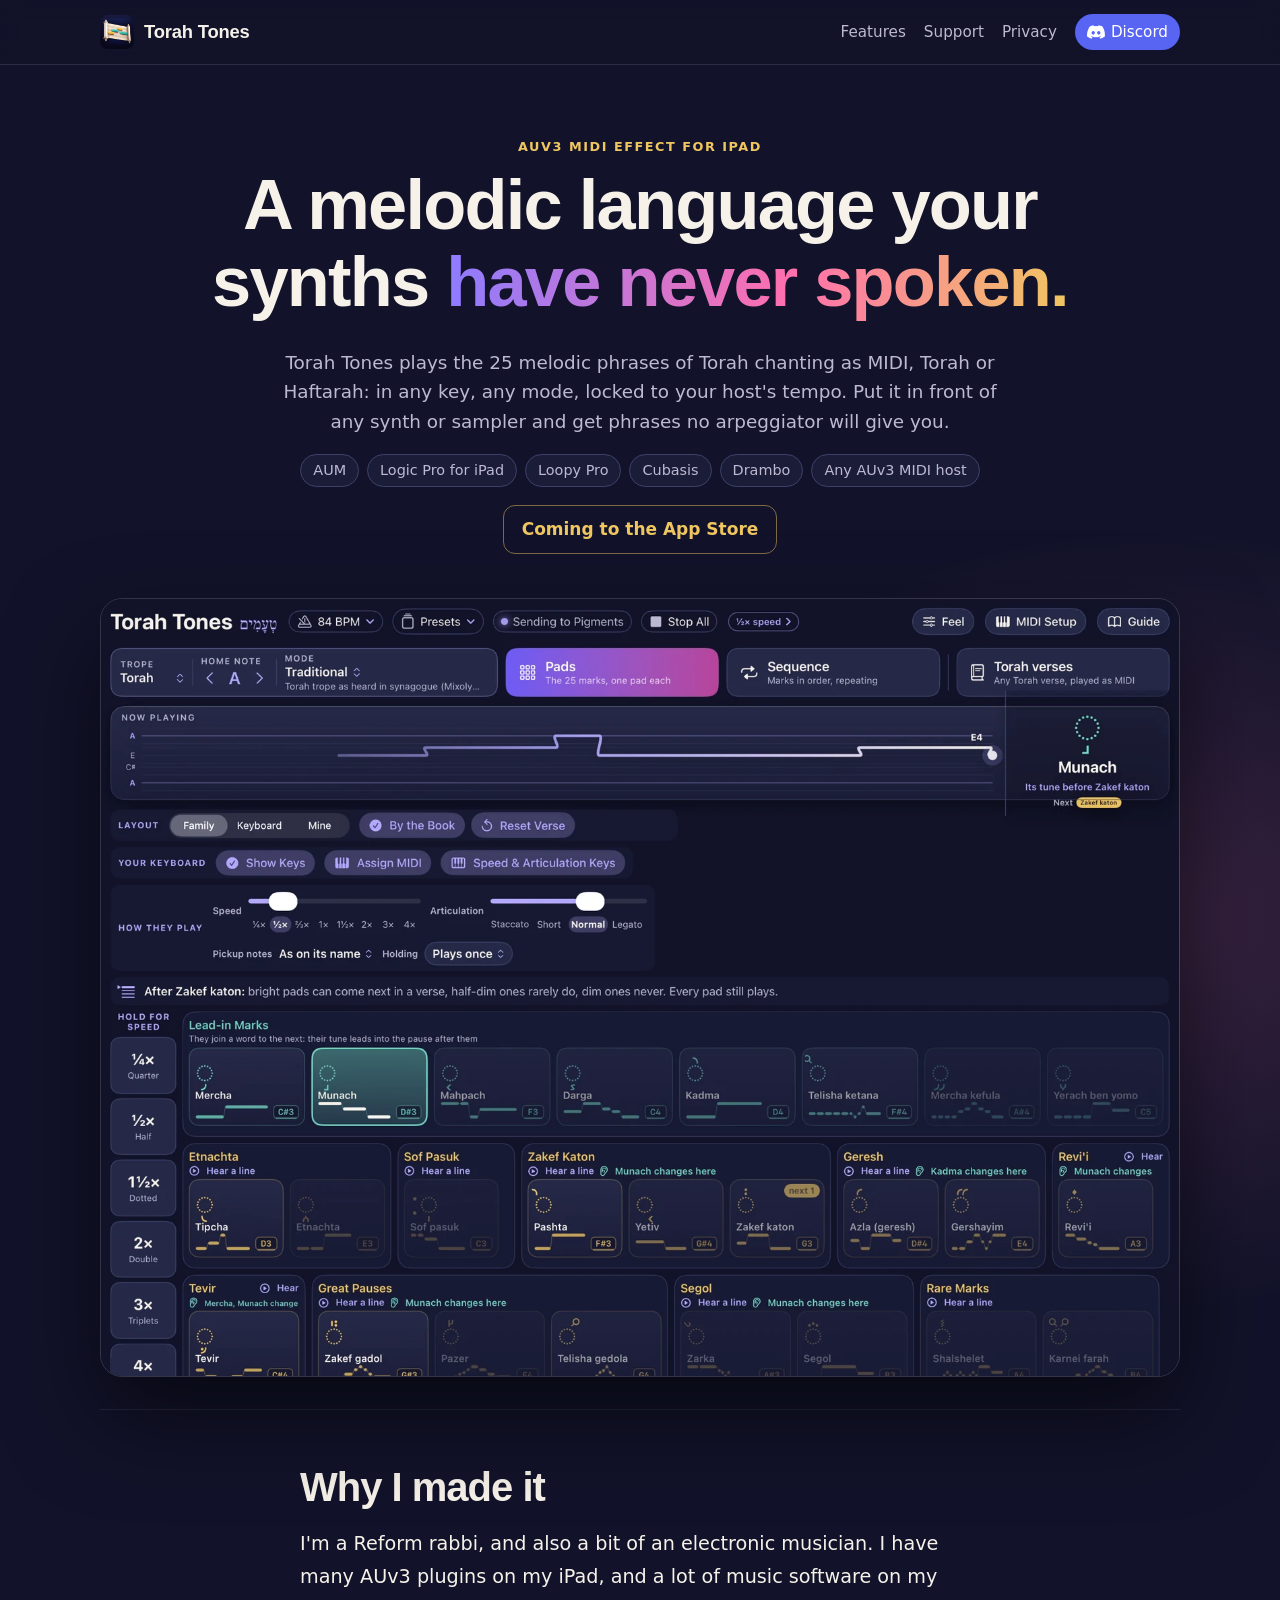
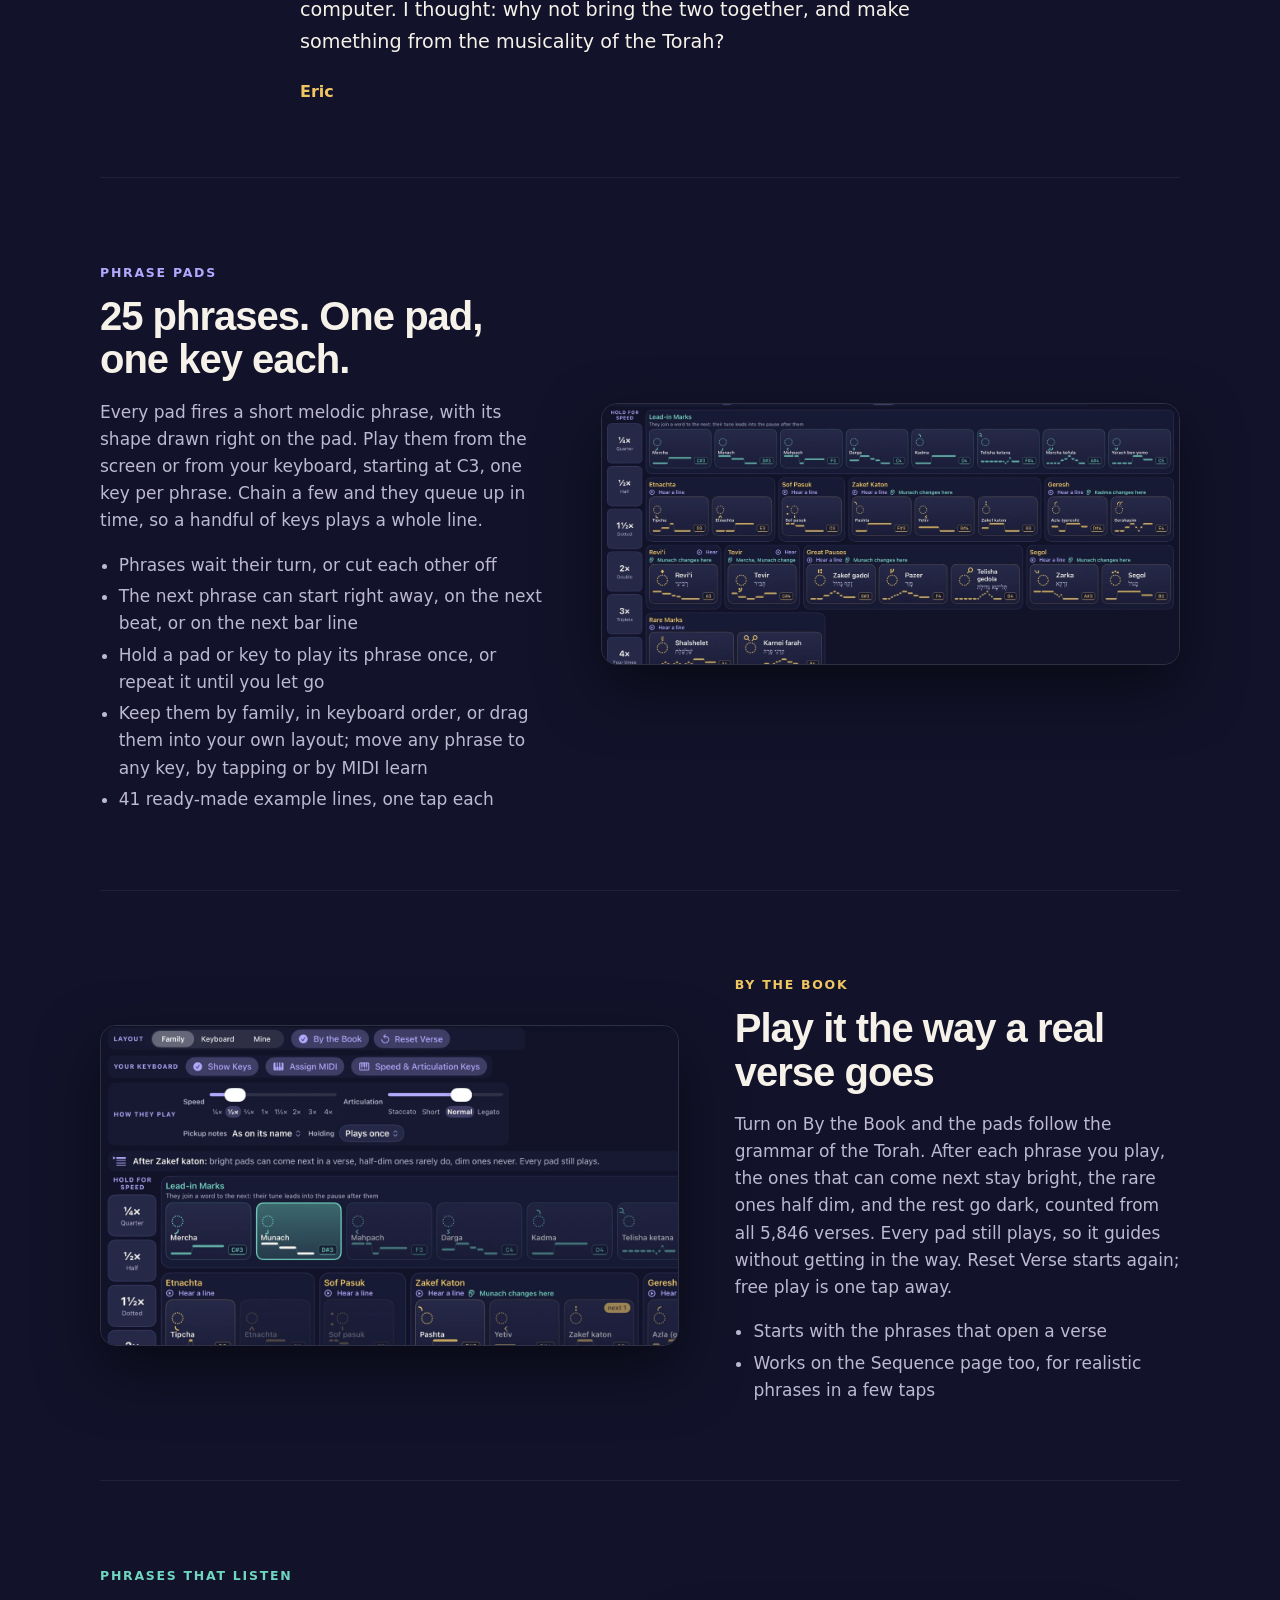
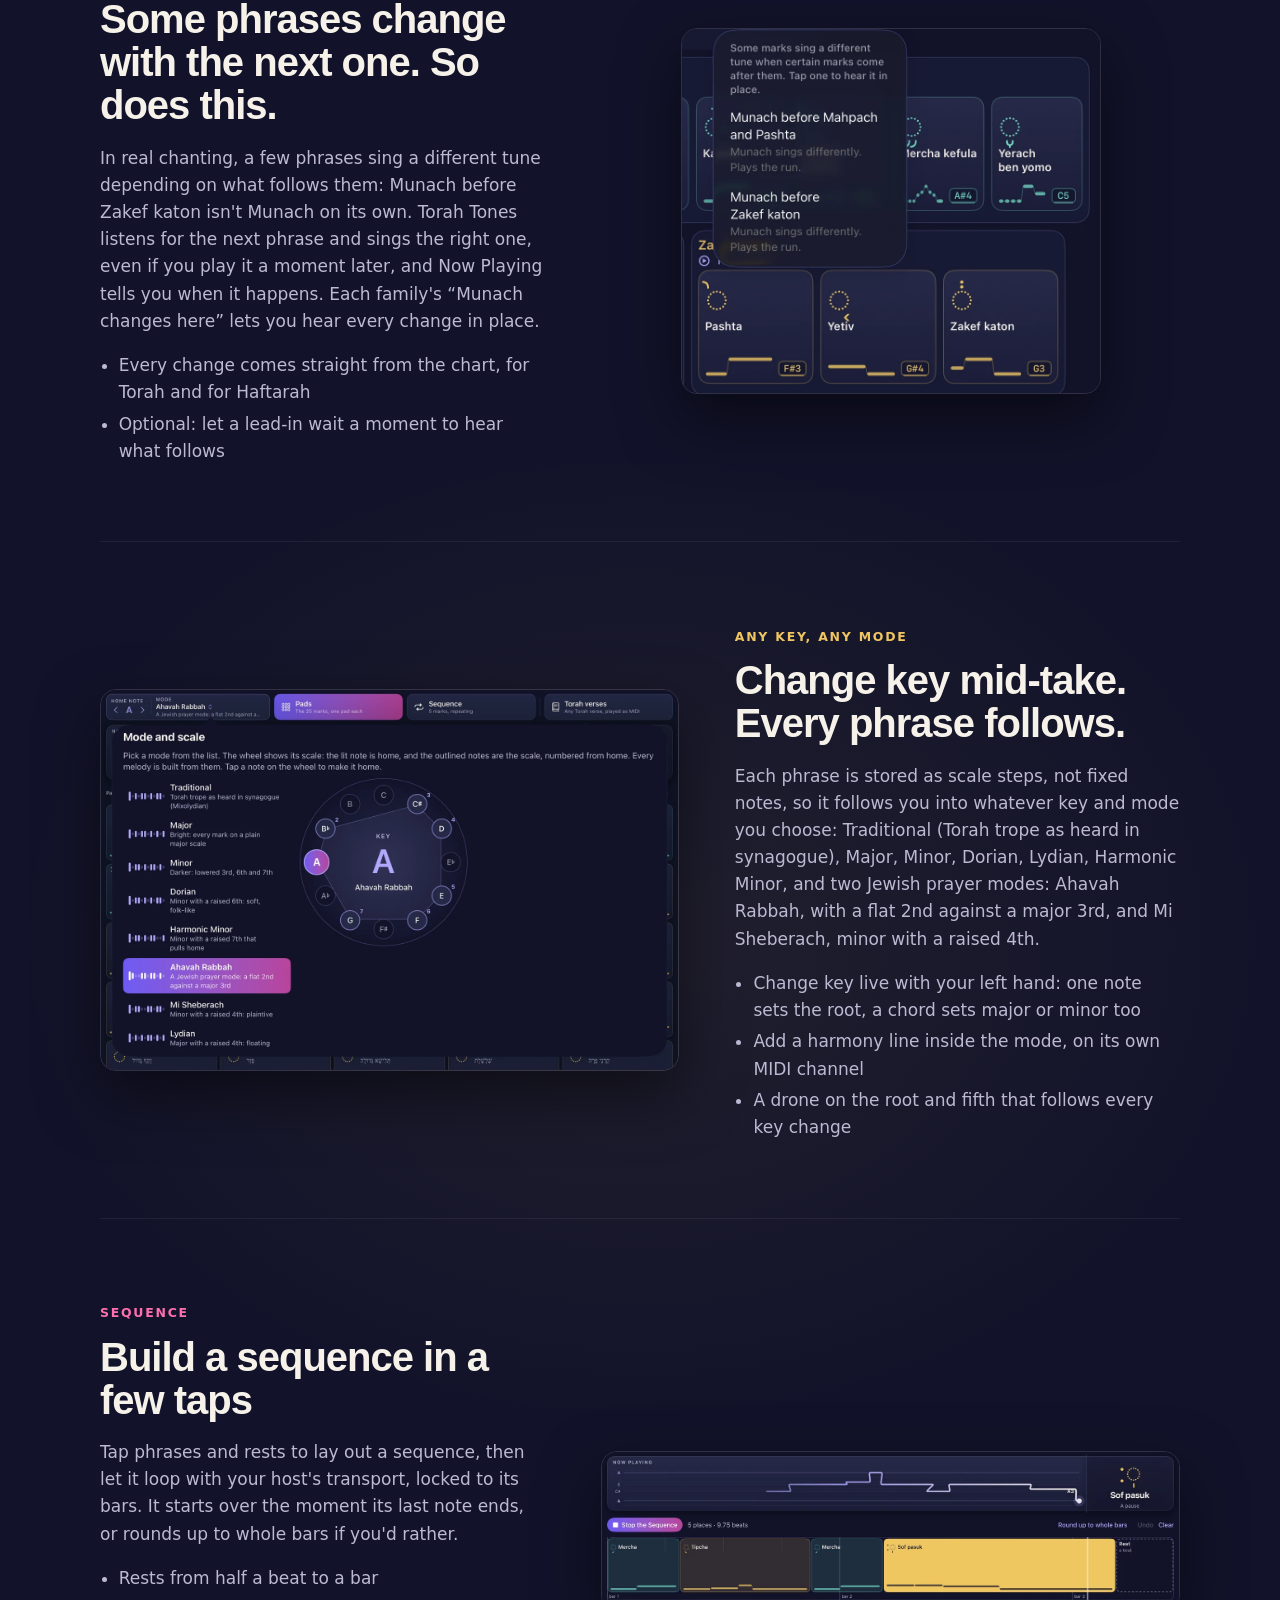
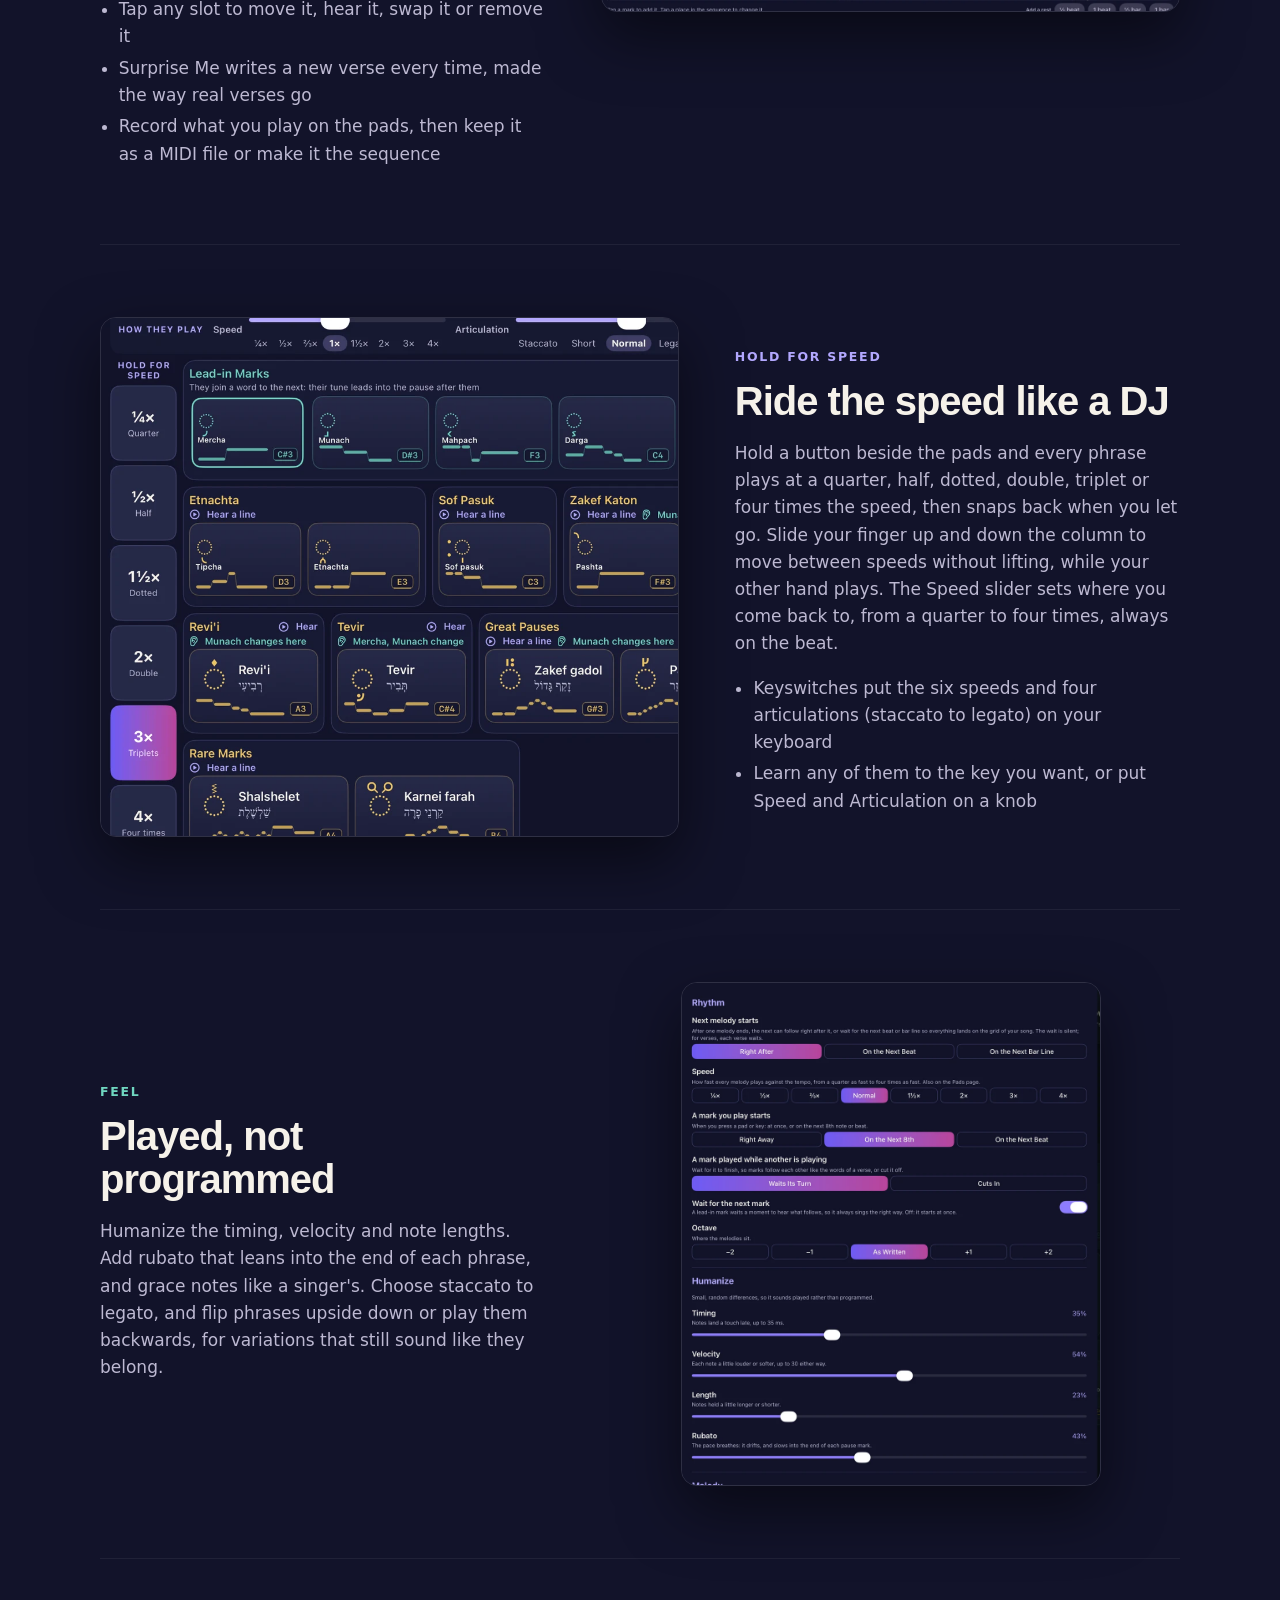
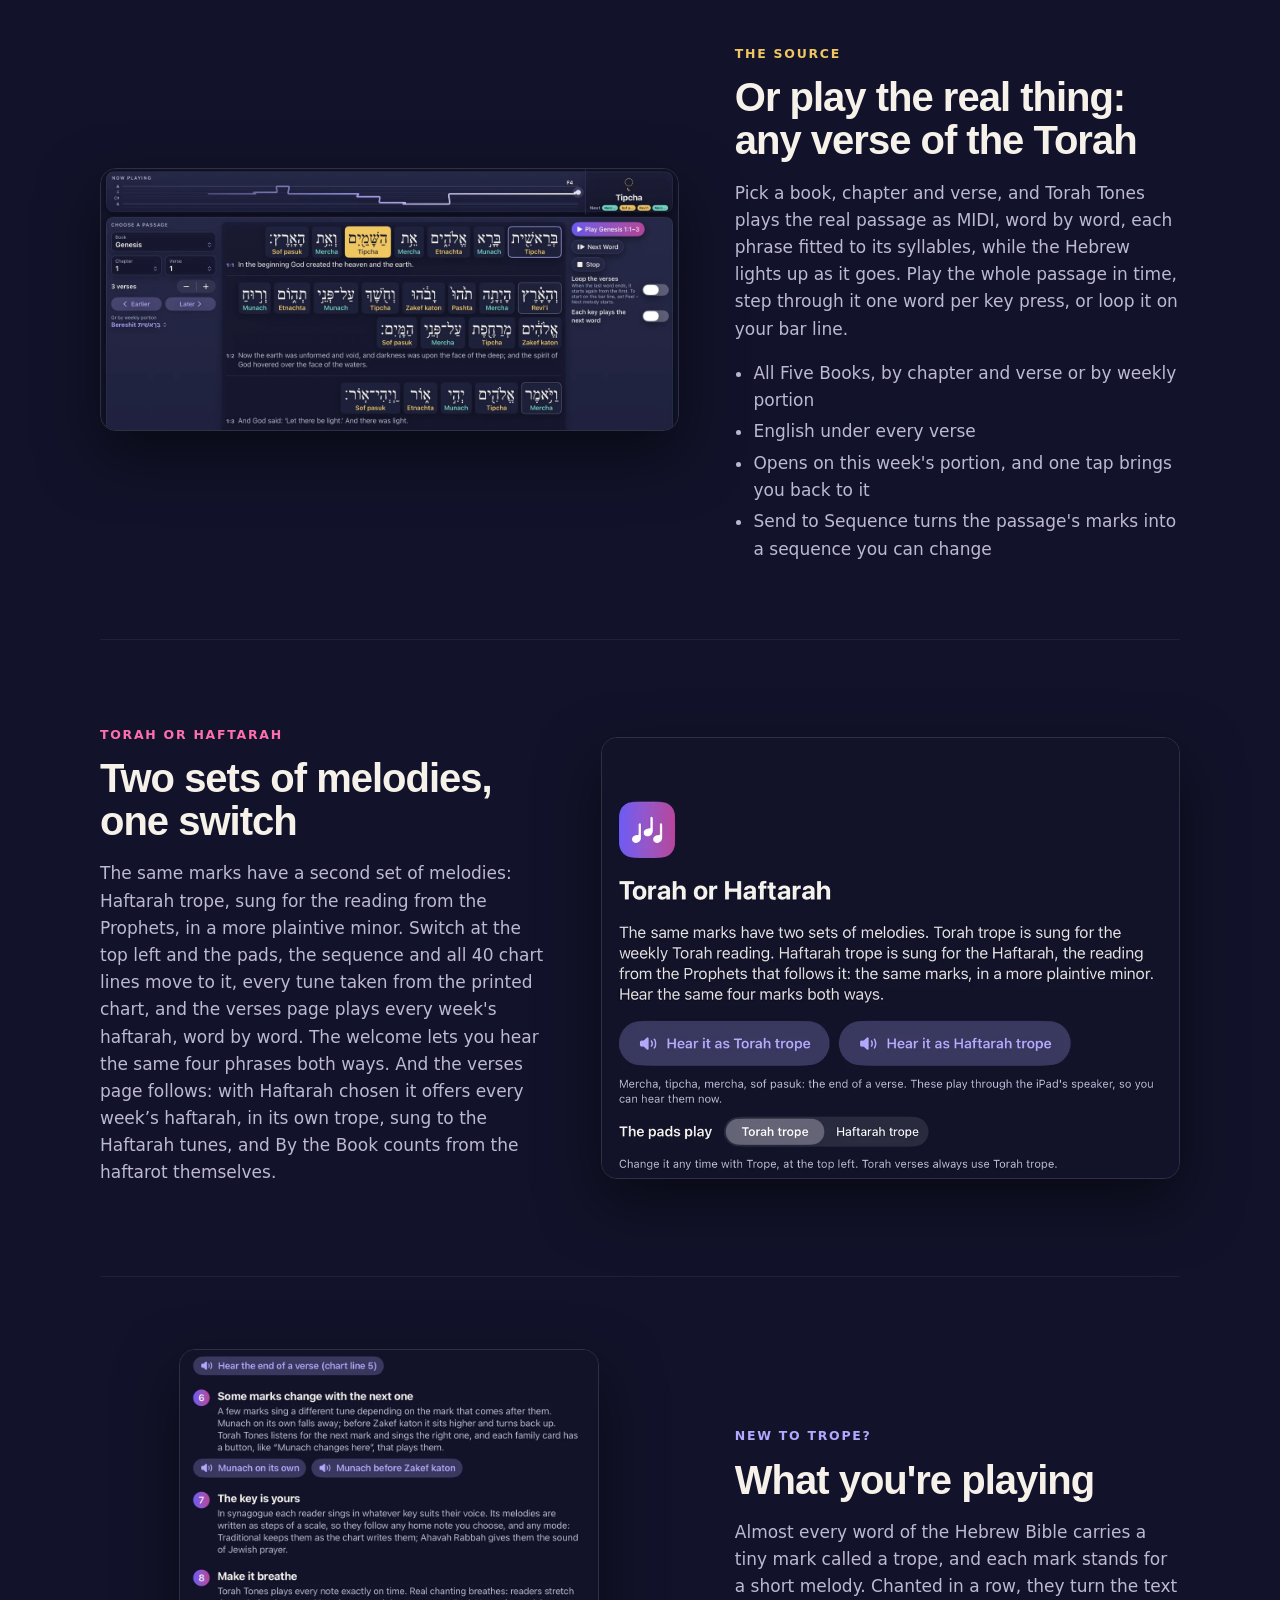
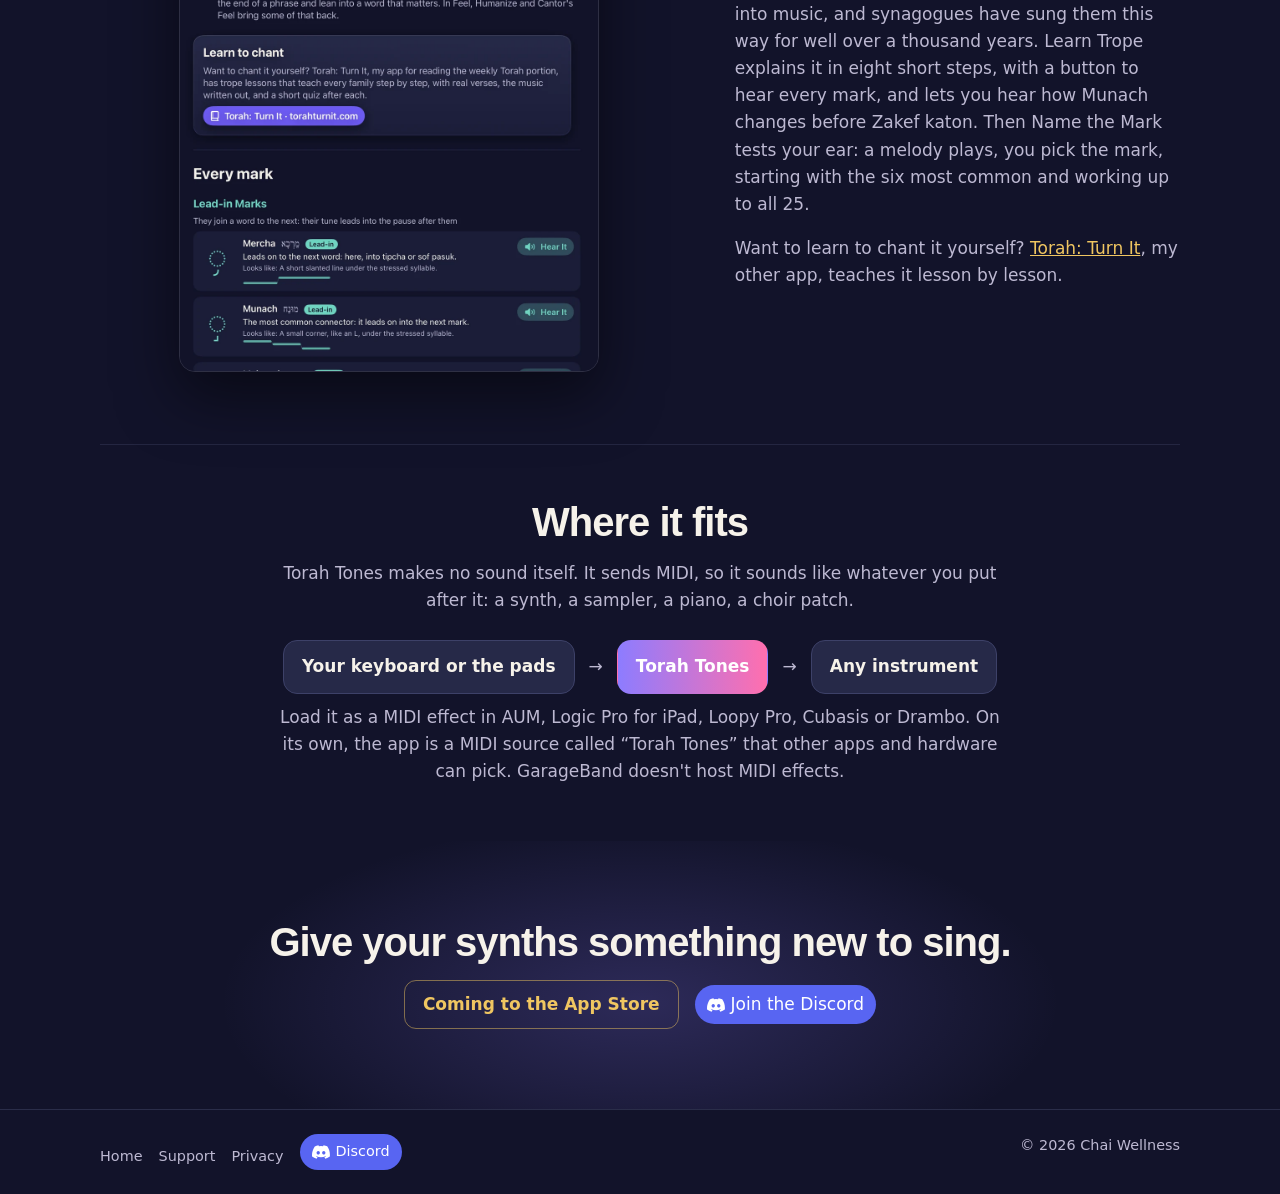
<file: index.html>
<!doctype html>
<html lang="en">
<head>
<meta charset="utf-8">
<meta name="viewport" content="width=device-width, initial-scale=1">
<title>Torah Tones: an AUv3 MIDI effect for iPad</title>
<meta name="description" content="Play the melodic phrases of Torah chanting as MIDI, in any key and mode, locked to your host's tempo. An AUv3 MIDI effect for iPad: AUM, Logic Pro, Loopy Pro and more.">
<meta name="color-scheme" content="dark">
<meta name="theme-color" content="#12132A">
<link rel="canonical" href="https://torahtones.com/">
<meta property="og:type" content="website">
<meta property="og:title" content="Torah Tones: an AUv3 MIDI effect for iPad">
<meta property="og:description" content="Play the melodic phrases of Torah chanting as MIDI, in any key and mode, locked to your host's tempo. An AUv3 MIDI effect for iPad: AUM, Logic Pro, Loopy Pro and more.">
<meta property="og:url" content="https://torahtones.com/">
<meta property="og:image" content="https://torahtones.com/og-image.png">
<meta property="og:image:width" content="1200">
<meta property="og:image:height" content="630">
<meta name="twitter:card" content="summary_large_image">
<link rel="icon" type="image/png" href="favicon.png?v=2">
<link rel="apple-touch-icon" href="apple-touch-icon.png?v=2">
<link rel="stylesheet" href="style.css?v=2">
</head>
<body>
<header class="bar"><div class="wrap">
  <a class="brand" href="./"><img src="img/icon.png?v=2" alt="" width="34" height="34"><span>Torah Tones</span></a>
  <nav><a href="./#features">Features</a><a href="support.html">Support</a><a href="privacy.html">Privacy</a><a class="discord" data-discord hidden href="#"><svg viewBox="0 0 24 24" aria-hidden="true" fill="currentColor"><path d="M20.3 4.4A19.8 19.8 0 0 0 15.4 3l-.6 1.3a18.4 18.4 0 0 0-5.6 0L8.6 3a19.7 19.7 0 0 0-4.9 1.5C.6 9.1-.3 13.6.1 18.1a19.9 19.9 0 0 0 6 3l1.3-2.1a12.9 12.9 0 0 1-2-1l.5-.4a14.2 14.2 0 0 0 12.2 0l.5.4a12.9 12.9 0 0 1-2.1 1l1.3 2.1a19.8 19.8 0 0 0 6-3c.5-5.2-.8-9.7-3.5-13.7ZM8.3 15.3c-1.2 0-2.2-1.1-2.2-2.4s1-2.4 2.2-2.4 2.2 1.1 2.2 2.4-1 2.4-2.2 2.4Zm7.4 0c-1.2 0-2.2-1.1-2.2-2.4s1-2.4 2.2-2.4 2.2 1.1 2.2 2.4-1 2.4-2.2 2.4Z"/></svg>Discord</a></nav>
</div></header>

<main><div class="wrap">
<section class="hero">
  <p class="eyebrow">AUv3 MIDI effect for iPad</p>
  <h1>A melodic language your synths <em>have never spoken.</em></h1>
  <p class="lede">Torah Tones plays the 25 melodic phrases of Torah chanting as MIDI, Torah or Haftarah: in any key, any mode, locked to your host's tempo. Put it in front of any synth or sampler and get phrases no arpeggiator will give you.</p>
  <ul class="chips" aria-label="Works in"><li>AUM</li><li>Logic Pro for iPad</li><li>Loopy Pro</li><li>Cubasis</li><li>Drambo</li><li>Any AUv3 MIDI host</li></ul>
  <div class="cta">
      <a class="store-badge" data-store-live hidden href="#" aria-label="Download Torah Tones on the App Store"><picture><source srcset="img/app-store-badge-white.svg" media="(prefers-color-scheme: dark)"><img src="img/app-store-badge-black.svg" alt="Download on the App Store" width="132" height="44"></picture></a>
      <span class="soon" data-store-soon>Coming to the App Store</span>
  </div>
  <div class="hero-shot"><img src="img/hero-ipad.webp?v=11" alt="Torah Tones on iPad: Munach singing its tune before Zakef katon, By the Book lighting the marks that can come next" width="1600" height="1153"></div>
</section>

<section class="story" id="story"><div class="col">
  <h2>Why I made it</h2>
  <p>I'm a Reform rabbi, and also a bit of an electronic musician. I have many AUv3 plugins on my iPad, and a lot of music software on my computer. I thought: why not bring the two together, and make something from the musicality of the Torah?</p>
  <p class="sig">Eric</p>
</div></section>

<div id="features"></div>
<section class="feature violet">
  <div class="text"><p class="label">Phrase pads</p><h2>25 phrases. One pad, one key each.</h2><p>Every pad fires a short melodic phrase, with its shape drawn right on the pad. Play them from the screen or from your keyboard, starting at C3, one key per phrase. Chain a few and they queue up in time, so a handful of keys plays a whole line.</p><ul><li>Phrases wait their turn, or cut each other off</li><li>The next phrase can start right away, on the next beat, or on the next bar line</li><li>Hold a pad or key to play its phrase once, or repeat it until you let go</li><li>Keep them by family, in keyboard order, or drag them into your own layout; move any phrase to any key, by tapping or by MIDI learn</li><li>41 ready-made example lines, one tap each</li></ul></div>
  <div class="pic"><img src="img/play-pads.webp?v=11" alt="The 25 phrase pads grouped by family, with Hold for Speed beside them" loading="lazy" width="1400" height="629"></div>
</section>

<section class="feature gold flip">
  <div class="text"><p class="label">By the Book</p><h2>Play it the way a real verse goes</h2><p>Turn on By the Book and the pads follow the grammar of the Torah. After each phrase you play, the ones that can come next stay bright, the rare ones half dim, and the rest go dark, counted from all 5,846 verses. Every pad still plays, so it guides without getting in the way. Reset Verse starts again; free play is one tap away.</p><ul><li>Starts with the phrases that open a verse</li><li>Works on the Sequence page too, for realistic phrases in a few taps</li></ul></div>
  <div class="pic"><img src="img/by-the-book.webp?v=1" alt="By the Book on: after Zakef katon, the phrases that can come next are bright and the rest are dimmed" loading="lazy" width="1400" height="774"></div>
</section>

<section class="feature teal">
  <div class="text"><p class="label">Phrases that listen</p><h2>Some phrases change with the next one. So does this.</h2><p>In real chanting, a few phrases sing a different tune depending on what follows them: Munach before Zakef katon isn't Munach on its own. Torah Tones listens for the next phrase and sings the right one, even if you play it a moment later, and Now Playing tells you when it happens. Each family's “Munach changes here” lets you hear every change in place.</p><ul><li>Every change comes straight from the chart, for Torah and for Haftarah</li><li>Optional: let a lead-in wait a moment to hear what follows</li></ul></div>
  <div class="pic narrow"><img src="img/changes.webp?v=1" alt="Munach changes here: Munach before Mahpach and Pashta, Munach before Zakef katon" loading="lazy" width="900" height="784"></div>
</section>

<section class="feature gold flip">
  <div class="text"><p class="label">Any key, any mode</p><h2>Change key mid-take. Every phrase follows.</h2><p>Each phrase is stored as scale steps, not fixed notes, so it follows you into whatever key and mode you choose: Traditional (Torah trope as heard in synagogue), Major, Minor, Dorian, Lydian, Harmonic Minor, and two Jewish prayer modes: Ahavah Rabbah, with a flat 2nd against a major 3rd, and Mi Sheberach, minor with a raised 4th.</p><ul><li>Change key live with your left hand: one note sets the root, a chord sets major or minor too</li><li>Add a harmony line inside the mode, on its own MIDI channel</li><li>A drone on the root and fifth that follows every key change</li></ul></div>
  <div class="pic"><img src="img/key.webp?v=9" alt="Mode and scale: the eight modes beside a wheel of the scale, Ahavah Rabbah chosen" loading="lazy" width="1400" height="922"></div>
</section>

<section class="feature pink">
  <div class="text"><p class="label">Sequence</p><h2>Build a sequence in a few taps</h2><p>Tap phrases and rests to lay out a sequence, then let it loop with your host's transport, locked to its bars. It starts over the moment its last note ends, or rounds up to whole bars if you'd rather.</p><ul><li>Rests from half a beat to a bar</li><li>Tap any slot to move it, hear it, swap it or remove it</li><li>Surprise Me writes a new verse every time, made the way real verses go</li><li>Record what you play on the pads, then keep it as a MIDI file or make it the sequence</li></ul></div>
  <div class="pic"><img src="img/loop.webp?v=10" alt="A sequence of Mercha, Tipcha, Mercha, Sof pasuk and a rest, playing" loading="lazy" width="1400" height="387"></div>
</section>

<section class="feature violet flip">
  <div class="text"><p class="label">Hold for speed</p><h2>Ride the speed like a DJ</h2><p>Hold a button beside the pads and every phrase plays at a quarter, half, dotted, double, triplet or four times the speed, then snaps back when you let go. Slide your finger up and down the column to move between speeds without lifting, while your other hand plays. The Speed slider sets where you come back to, from a quarter to four times, always on the beat.</p><ul><li>Keyswitches put the six speeds and four articulations (staccato to legato) on your keyboard</li><li>Learn any of them to the key you want, or put Speed and Articulation on a knob</li></ul></div>
  <div class="pic"><img src="img/hold-speed.webp?v=1" alt="Hold for Speed: the Triplets button held while Mercha plays" loading="lazy" width="1000" height="898"></div>
</section>

<section class="feature teal">
  <div class="text"><p class="label">Feel</p><h2>Played, not programmed</h2><p>Humanize the timing, velocity and note lengths. Add rubato that leans into the end of each phrase, and grace notes like a singer's. Choose staccato to legato, and flip phrases upside down or play them backwards, for variations that still sound like they belong.</p></div>
  <div class="pic narrow"><img src="img/feel.webp?v=10" alt="The Feel settings: when phrases start, eight speeds, humanize" loading="lazy" width="1000" height="1202"></div>
</section>

<section class="feature gold flip">
  <div class="text"><p class="label">The source</p><h2>Or play the real thing: any verse of the Torah</h2><p>Pick a book, chapter and verse, and Torah Tones plays the real passage as MIDI, word by word, each phrase fitted to its syllables, while the Hebrew lights up as it goes. Play the whole passage in time, step through it one word per key press, or loop it on your bar line.</p><ul><li>All Five Books, by chapter and verse or by weekly portion</li><li>English under every verse</li><li>Opens on this week's portion, and one tap brings you back to it</li><li>Send to Sequence turns the passage's marks into a sequence you can change</li></ul></div>
  <div class="pic"><img src="img/verses.webp?v=9" alt="Genesis 1:1 to 1:3 being sent as MIDI, one word lit" loading="lazy" width="1400" height="634"></div>
</section>

<section class="feature pink">
  <div class="text"><p class="label">Torah or Haftarah</p><h2>Two sets of melodies, one switch</h2><p>The same marks have a second set of melodies: Haftarah trope, sung for the reading from the Prophets, in a more plaintive minor. Switch at the top left and the pads, the sequence and all 40 chart lines move to it, every tune taken from the printed chart, and the verses page plays every week's haftarah, word by word. The welcome lets you hear the same four phrases both ways. And the verses page follows: with Haftarah chosen it offers every week&rsquo;s haftarah, in its own trope, sung to the Haftarah tunes, and By the Book counts from the haftarot themselves.</p></div>
  <div class="pic"><img src="img/torah-haftarah.webp?v=1" alt="Torah or Haftarah: hear the same four marks both ways, and choose which the pads play" loading="lazy" width="1000" height="764"></div>
</section>

<section class="feature violet flip">
  <div class="text"><p class="label">New to trope?</p><h2>What you're playing</h2><p>Almost every word of the Hebrew Bible carries a tiny mark called a trope, and each mark stands for a short melody. Chanted in a row, they turn the text into music, and synagogues have sung them this way for well over a thousand years. Learn Trope explains it in eight short steps, with a button to hear every mark, and lets you hear how Munach changes before Zakef katon. Then Name the Mark tests your ear: a melody plays, you pick the mark, starting with the six most common and working up to all 25.</p><p>Want to learn to chant it yourself? <a href="https://torahturnit.com/">Torah: Turn It</a>, my other app, teaches it lesson by lesson.</p></div>
  <div class="pic narrow"><img src="img/learn.webp?v=10" alt="The Learn Trope page: some marks change with the next one" loading="lazy" width="1000" height="1486"></div>
</section>

<section class="hosts">
  <h2>Where it fits</h2>
  <p>Torah Tones makes no sound itself. It sends MIDI, so it sounds like whatever you put after it: a synth, a sampler, a piano, a choir patch.</p>
  <div class="flow"><span>Your keyboard or the pads</span><i>→</i><span class="me">Torah Tones</span><i>→</i><span>Any instrument</span></div>
  <p>Load it as a MIDI effect in AUM, Logic Pro for iPad, Loopy Pro, Cubasis or Drambo. On its own, the app is a MIDI source called “Torah Tones” that other apps and hardware can pick. GarageBand doesn't host MIDI effects.</p>
</section>



<section class="closing">
  <h2>Give your synths something new to sing.</h2>
  <div class="cta" style="justify-content:center">
    <a class="store-badge" data-store-live hidden href="#" aria-label="Download Torah Tones on the App Store"><picture><source srcset="img/app-store-badge-white.svg" media="(prefers-color-scheme: dark)"><img src="img/app-store-badge-black.svg" alt="Download on the App Store" width="132" height="44"></picture></a>
      <span class="soon" data-store-soon>Coming to the App Store</span>
    <a class="discord" data-discord hidden href="#"><svg viewBox="0 0 24 24" aria-hidden="true" fill="currentColor"><path d="M20.3 4.4A19.8 19.8 0 0 0 15.4 3l-.6 1.3a18.4 18.4 0 0 0-5.6 0L8.6 3a19.7 19.7 0 0 0-4.9 1.5C.6 9.1-.3 13.6.1 18.1a19.9 19.9 0 0 0 6 3l1.3-2.1a12.9 12.9 0 0 1-2-1l.5-.4a14.2 14.2 0 0 0 12.2 0l.5.4a12.9 12.9 0 0 1-2.1 1l1.3 2.1a19.8 19.8 0 0 0 6-3c.5-5.2-.8-9.7-3.5-13.7ZM8.3 15.3c-1.2 0-2.2-1.1-2.2-2.4s1-2.4 2.2-2.4 2.2 1.1 2.2 2.4-1 2.4-2.2 2.4Zm7.4 0c-1.2 0-2.2-1.1-2.2-2.4s1-2.4 2.2-2.4 2.2 1.1 2.2 2.4-1 2.4-2.2 2.4Z"/></svg>Join the Discord</a>
  </div>
</section>
</div></main>
<footer><div class="wrap">
  <div><a href="./">Home</a><a href="support.html">Support</a><a href="privacy.html">Privacy</a><a class="discord" data-discord hidden href="#"><svg viewBox="0 0 24 24" aria-hidden="true" fill="currentColor"><path d="M20.3 4.4A19.8 19.8 0 0 0 15.4 3l-.6 1.3a18.4 18.4 0 0 0-5.6 0L8.6 3a19.7 19.7 0 0 0-4.9 1.5C.6 9.1-.3 13.6.1 18.1a19.9 19.9 0 0 0 6 3l1.3-2.1a12.9 12.9 0 0 1-2-1l.5-.4a14.2 14.2 0 0 0 12.2 0l.5.4a12.9 12.9 0 0 1-2.1 1l1.3 2.1a19.8 19.8 0 0 0 6-3c.5-5.2-.8-9.7-3.5-13.7ZM8.3 15.3c-1.2 0-2.2-1.1-2.2-2.4s1-2.4 2.2-2.4 2.2 1.1 2.2 2.4-1 2.4-2.2 2.4Zm7.4 0c-1.2 0-2.2-1.1-2.2-2.4s1-2.4 2.2-2.4 2.2 1.1 2.2 2.4-1 2.4-2.2 2.4Z"/></svg>Discord</a></div>
  <div>&copy; 2026 Chai Wellness</div>
</div></footer>
<script src="site.js?v=1" defer></script>
<script src="store.js?v=1" defer></script>
</body>
</html>
</file>
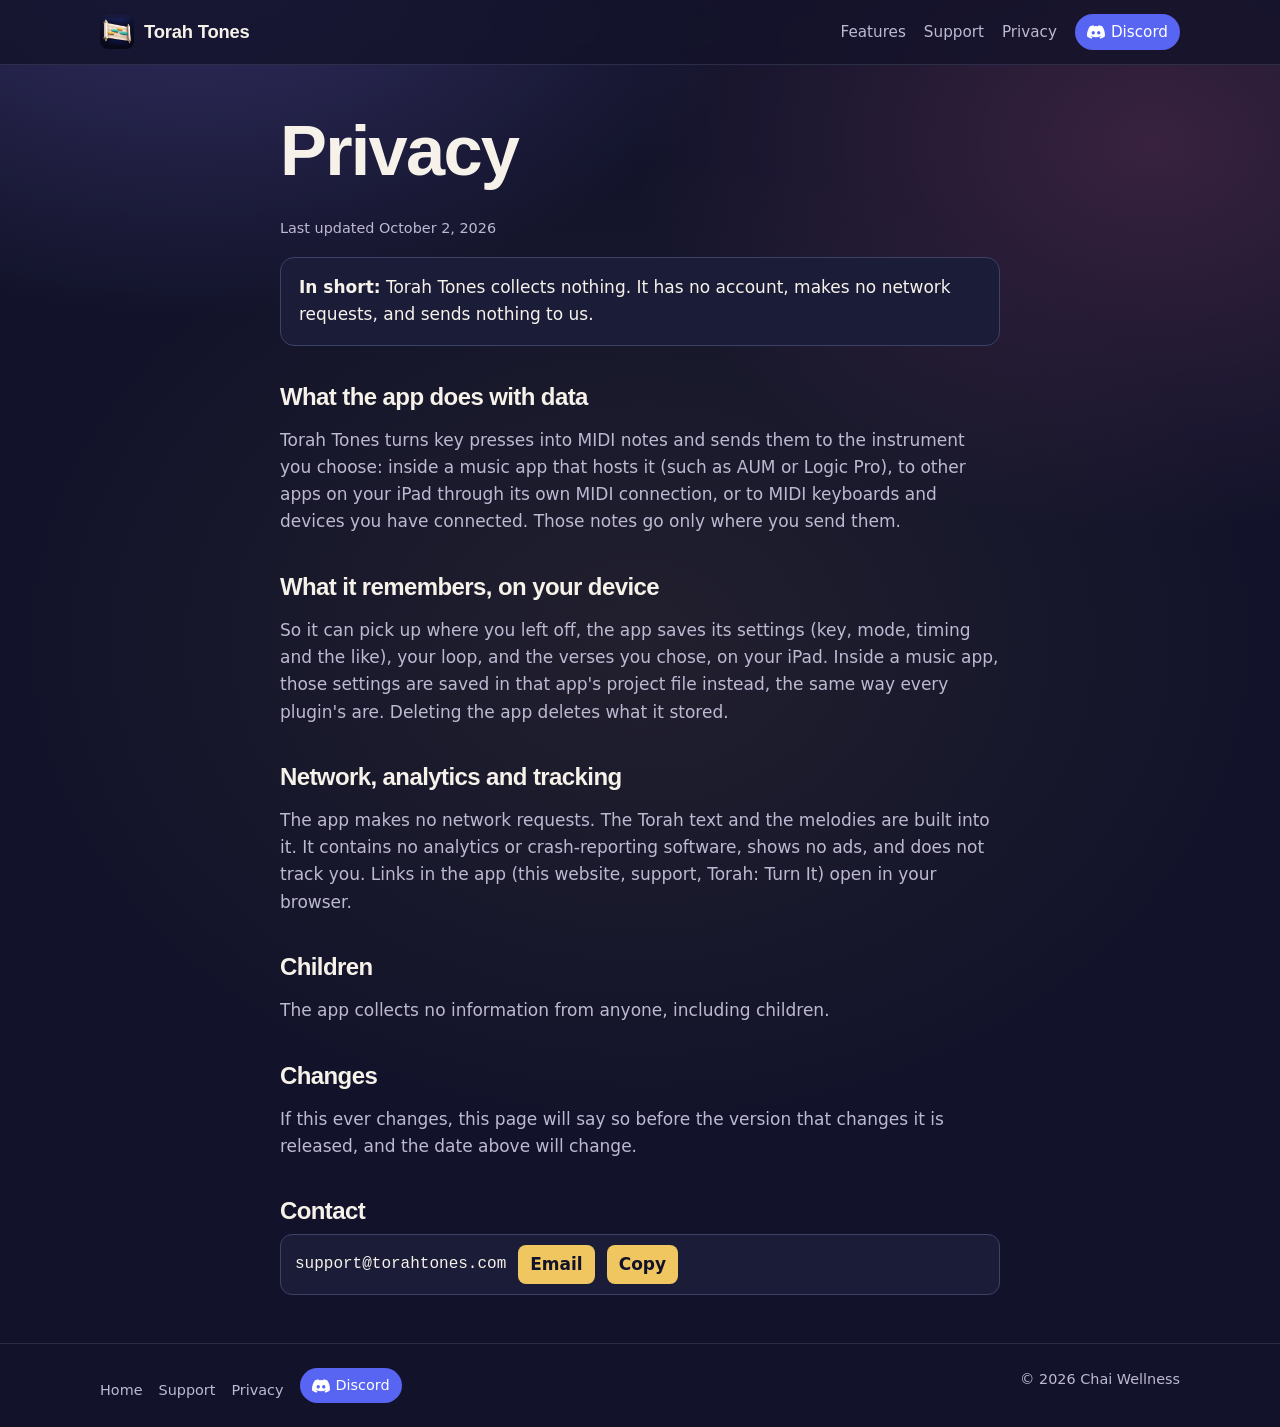
<file: privacy.html>
<!doctype html>
<html lang="en">
<head>
<meta charset="utf-8">
<meta name="viewport" content="width=device-width, initial-scale=1">
<title>Privacy · Torah Tones</title>
<meta name="description" content="Torah Tones collects nothing: no account, no network, no analytics.">
<meta name="color-scheme" content="dark">
<meta name="theme-color" content="#12132A">
<link rel="canonical" href="https://torahtones.com/privacy.html">
<meta property="og:type" content="website">
<meta property="og:title" content="Privacy · Torah Tones">
<meta property="og:description" content="Torah Tones collects nothing: no account, no network, no analytics.">
<meta property="og:url" content="https://torahtones.com/privacy.html">
<meta property="og:image" content="https://torahtones.com/og-image.png">
<meta property="og:image:width" content="1200">
<meta property="og:image:height" content="630">
<meta name="twitter:card" content="summary_large_image">
<link rel="icon" type="image/png" href="favicon.png?v=2">
<link rel="apple-touch-icon" href="apple-touch-icon.png?v=2">
<link rel="stylesheet" href="style.css?v=2">
</head>
<body>
<header class="bar"><div class="wrap">
  <a class="brand" href="./"><img src="img/icon.png?v=2" alt="" width="34" height="34"><span>Torah Tones</span></a>
  <nav><a href="./#features">Features</a><a href="support.html">Support</a><a href="privacy.html">Privacy</a><a class="discord" data-discord hidden href="#"><svg viewBox="0 0 24 24" aria-hidden="true" fill="currentColor"><path d="M20.3 4.4A19.8 19.8 0 0 0 15.4 3l-.6 1.3a18.4 18.4 0 0 0-5.6 0L8.6 3a19.7 19.7 0 0 0-4.9 1.5C.6 9.1-.3 13.6.1 18.1a19.9 19.9 0 0 0 6 3l1.3-2.1a12.9 12.9 0 0 1-2-1l.5-.4a14.2 14.2 0 0 0 12.2 0l.5.4a12.9 12.9 0 0 1-2.1 1l1.3 2.1a19.8 19.8 0 0 0 6-3c.5-5.2-.8-9.7-3.5-13.7ZM8.3 15.3c-1.2 0-2.2-1.1-2.2-2.4s1-2.4 2.2-2.4 2.2 1.1 2.2 2.4-1 2.4-2.2 2.4Zm7.4 0c-1.2 0-2.2-1.1-2.2-2.4s1-2.4 2.2-2.4 2.2 1.1 2.2 2.4-1 2.4-2.2 2.4Z"/></svg>Discord</a></nav>
</div></header>

<main class="doc">
  <h1>Privacy</h1>
  <p class="updated">Last updated October 2, 2026</p>
  <p class="summary"><strong>In short:</strong> Torah Tones collects nothing. It has no account, makes no network requests, and sends nothing to us.</p>
  <h2>What the app does with data</h2>
  <p>Torah Tones turns key presses into MIDI notes and sends them to the instrument you choose: inside a music app that hosts it (such as AUM or Logic Pro), to other apps on your iPad through its own MIDI connection, or to MIDI keyboards and devices you have connected. Those notes go only where you send them.</p>
  <h2>What it remembers, on your device</h2>
  <p>So it can pick up where you left off, the app saves its settings (key, mode, timing and the like), your loop, and the verses you chose, on your iPad. Inside a music app, those settings are saved in that app's project file instead, the same way every plugin's are. Deleting the app deletes what it stored.</p>
  <h2>Network, analytics and tracking</h2>
  <p>The app makes no network requests. The Torah text and the melodies are built into it. It contains no analytics or crash-reporting software, shows no ads, and does not track you. Links in the app (this website, support, Torah: Turn It) open in your browser.</p>
  <h2>Children</h2>
  <p>The app collects no information from anyone, including children.</p>
  <h2>Changes</h2>
  <p>If this ever changes, this page will say so before the version that changes it is released, and the date above will change.</p>
  <h2>Contact</h2>
  <div class="email-row" data-email hidden><code></code><a data-mailto href="#">Email</a><button type="button">Copy</button></div>
</main>
<footer><div class="wrap">
  <div><a href="./">Home</a><a href="support.html">Support</a><a href="privacy.html">Privacy</a><a class="discord" data-discord hidden href="#"><svg viewBox="0 0 24 24" aria-hidden="true" fill="currentColor"><path d="M20.3 4.4A19.8 19.8 0 0 0 15.4 3l-.6 1.3a18.4 18.4 0 0 0-5.6 0L8.6 3a19.7 19.7 0 0 0-4.9 1.5C.6 9.1-.3 13.6.1 18.1a19.9 19.9 0 0 0 6 3l1.3-2.1a12.9 12.9 0 0 1-2-1l.5-.4a14.2 14.2 0 0 0 12.2 0l.5.4a12.9 12.9 0 0 1-2.1 1l1.3 2.1a19.8 19.8 0 0 0 6-3c.5-5.2-.8-9.7-3.5-13.7ZM8.3 15.3c-1.2 0-2.2-1.1-2.2-2.4s1-2.4 2.2-2.4 2.2 1.1 2.2 2.4-1 2.4-2.2 2.4Zm7.4 0c-1.2 0-2.2-1.1-2.2-2.4s1-2.4 2.2-2.4 2.2 1.1 2.2 2.4-1 2.4-2.2 2.4Z"/></svg>Discord</a></div>
  <div>&copy; 2026 Chai Wellness</div>
</div></footer>
<script src="site.js?v=1" defer></script>
<script src="store.js?v=1" defer></script>
</body>
</html>
</file>
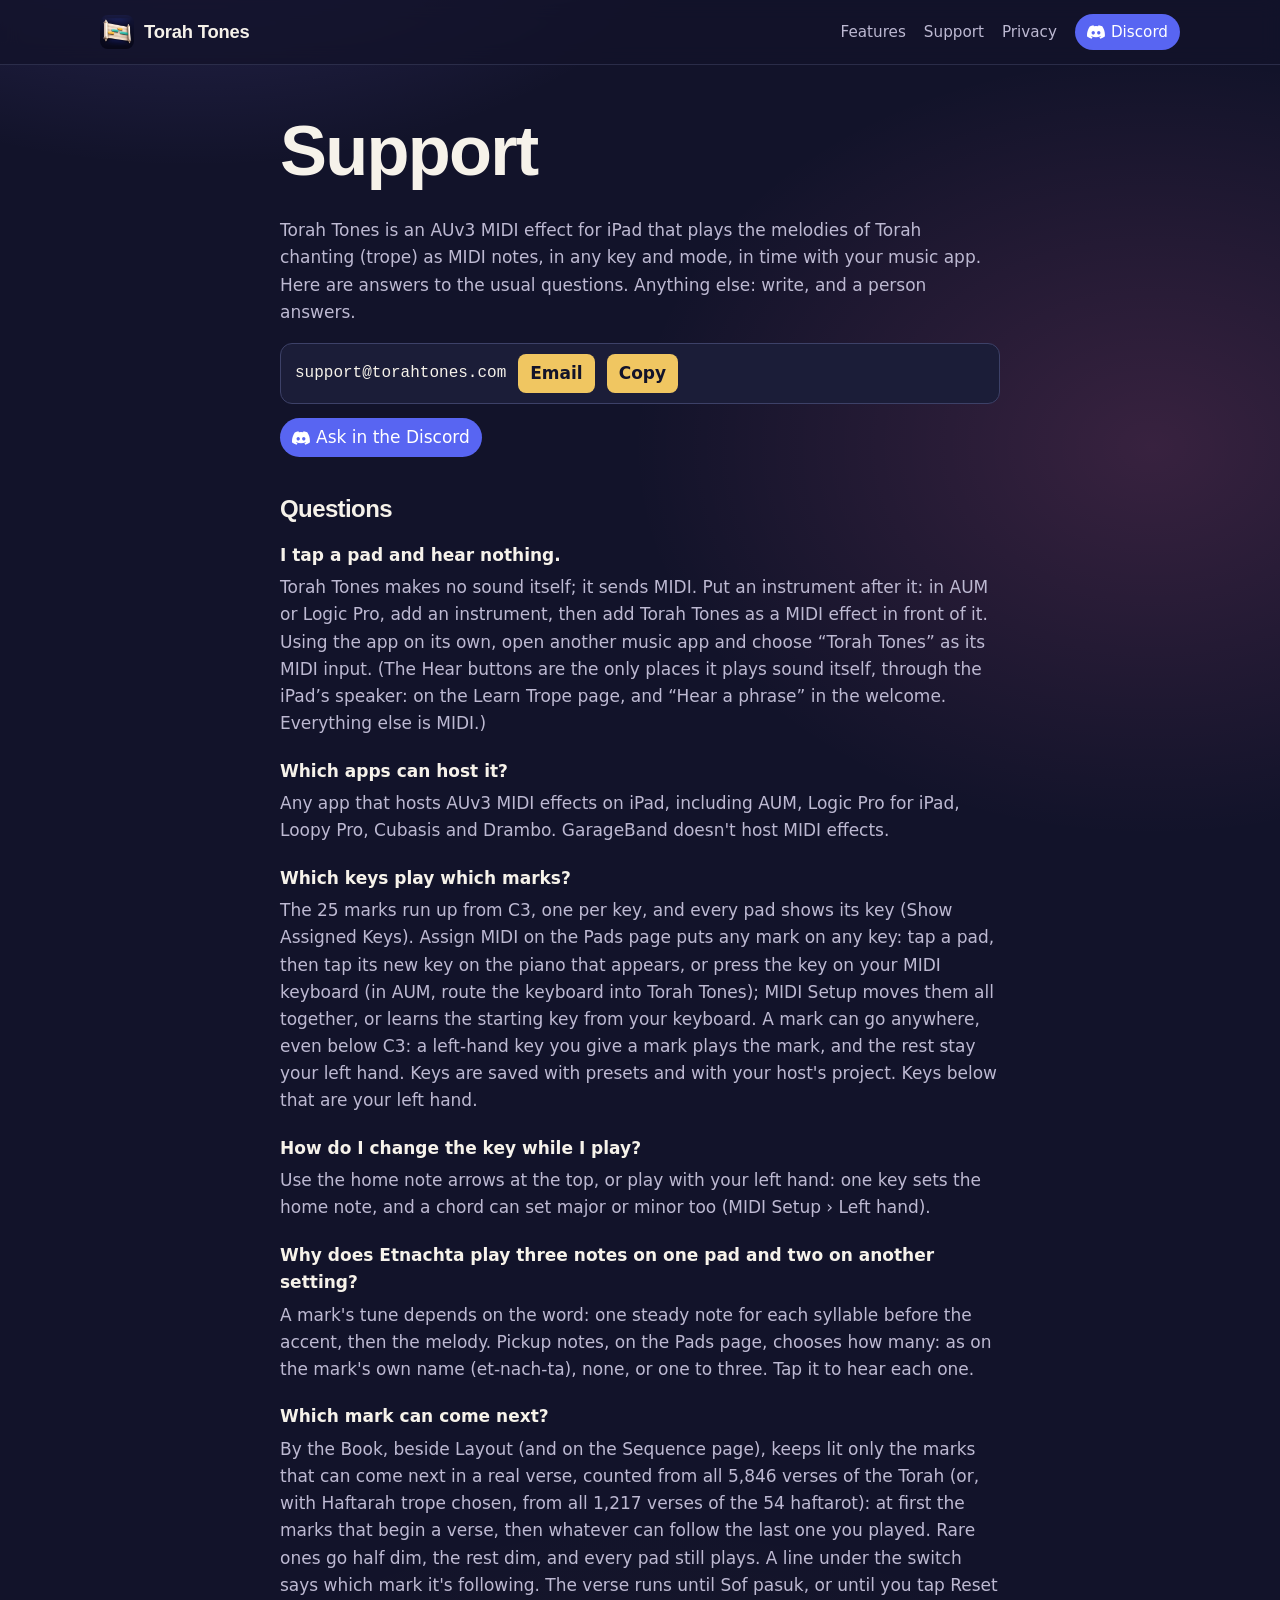
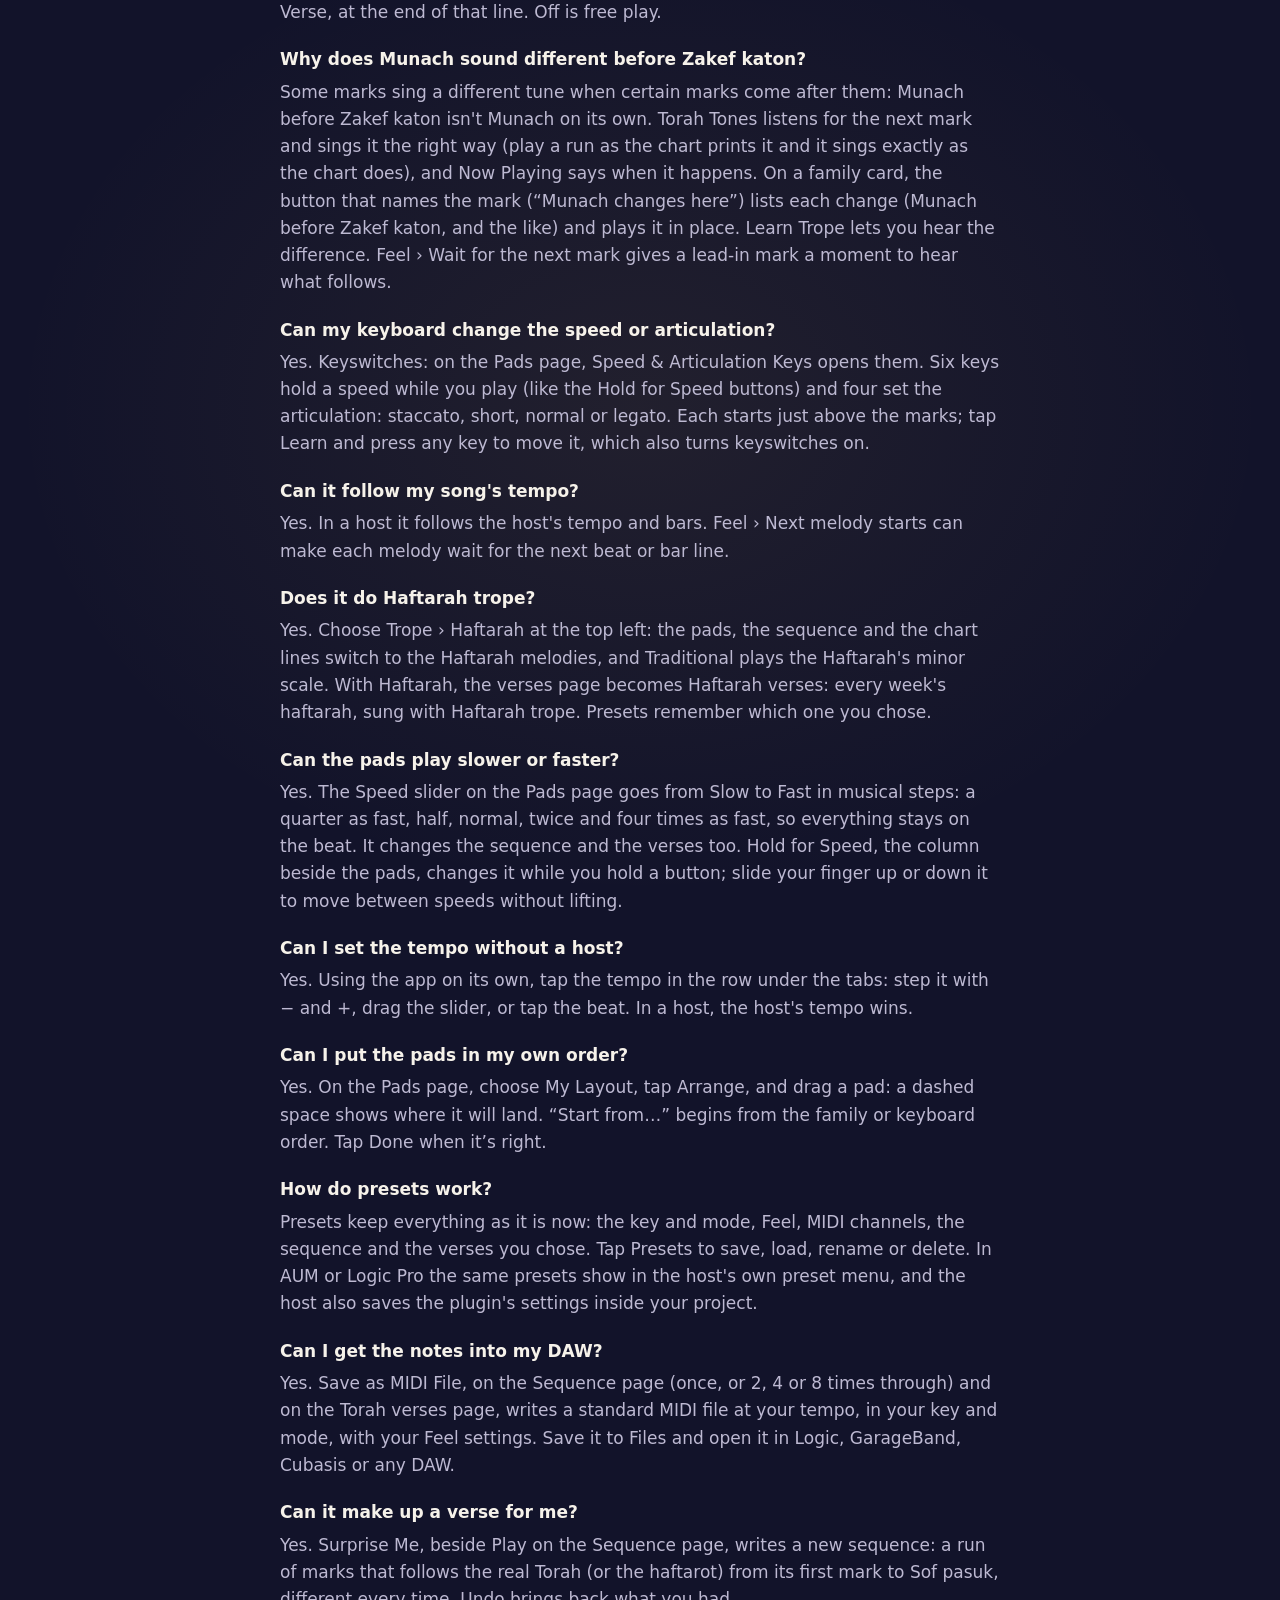
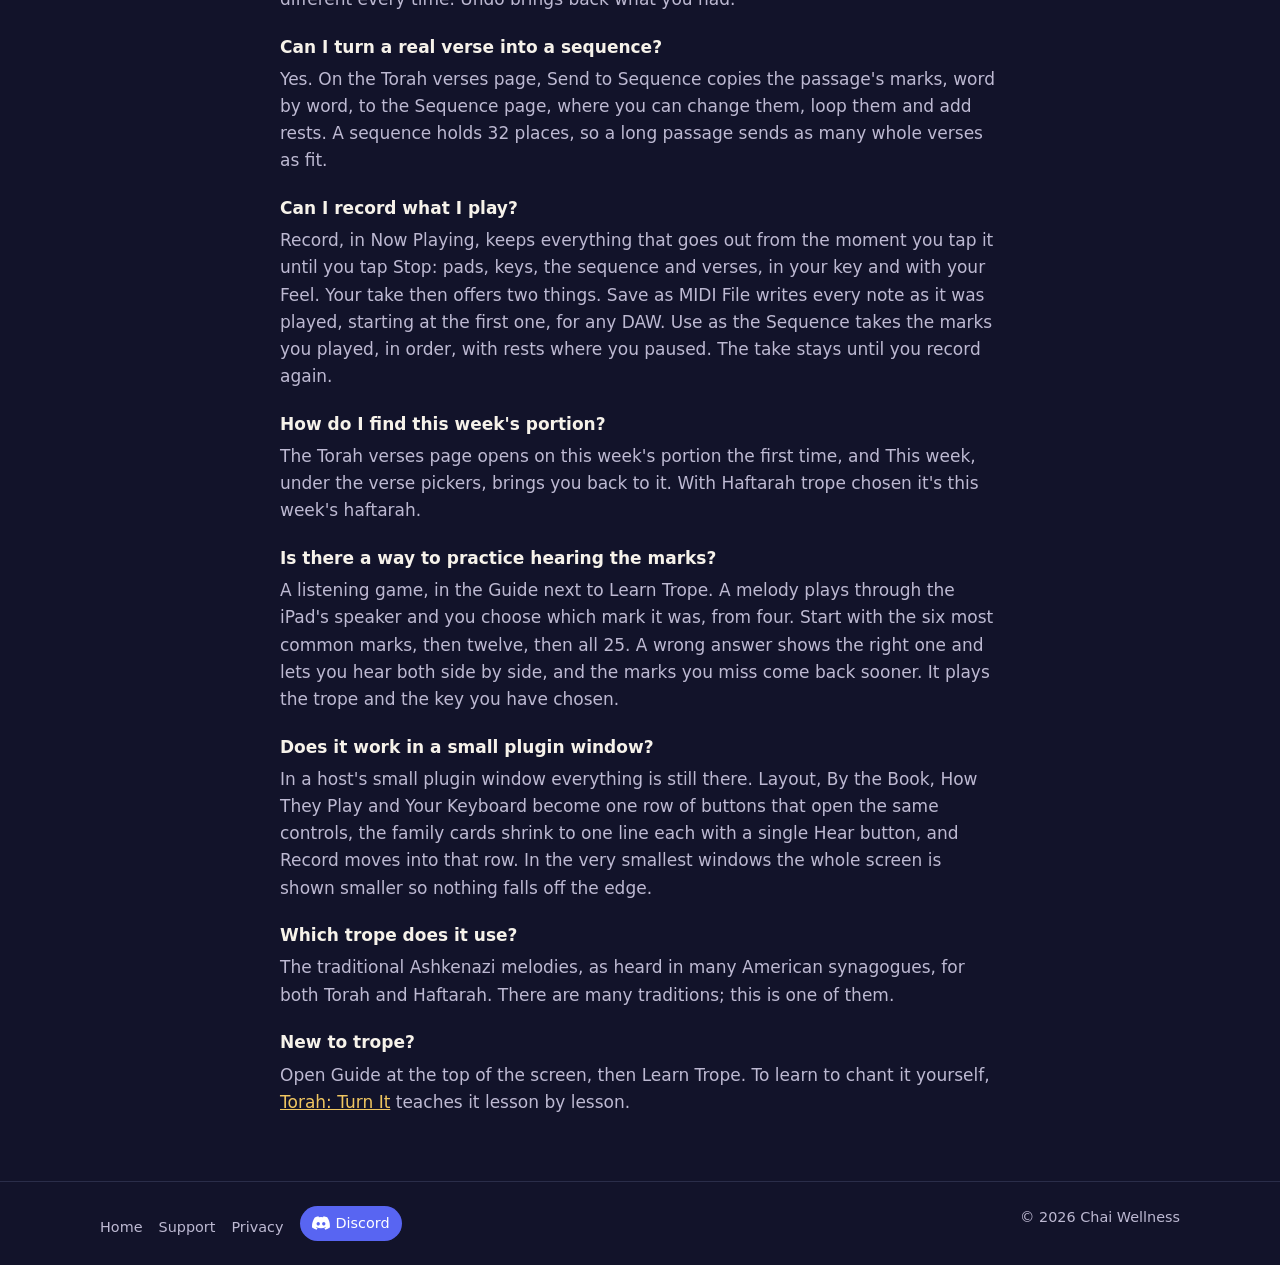
<file: support.html>
<!doctype html>
<html lang="en">
<head>
<meta charset="utf-8">
<meta name="viewport" content="width=device-width, initial-scale=1">
<title>Support · Torah Tones</title>
<meta name="description" content="Help with Torah Tones: setting it up in AUM, Logic Pro and other hosts, keys, modes, verses, the sequence and presets.">
<meta name="color-scheme" content="dark">
<meta name="theme-color" content="#12132A">
<link rel="canonical" href="https://torahtones.com/support.html">
<meta property="og:type" content="website">
<meta property="og:title" content="Support · Torah Tones">
<meta property="og:description" content="Help with Torah Tones: setting it up in AUM, Logic Pro and other hosts, keys, modes, verses, the sequence and presets.">
<meta property="og:url" content="https://torahtones.com/support.html">
<meta property="og:image" content="https://torahtones.com/og-image.png">
<meta property="og:image:width" content="1200">
<meta property="og:image:height" content="630">
<meta name="twitter:card" content="summary_large_image">
<link rel="icon" type="image/png" href="favicon.png?v=2">
<link rel="apple-touch-icon" href="apple-touch-icon.png?v=2">
<link rel="stylesheet" href="style.css?v=2">
</head>
<body>
<header class="bar"><div class="wrap">
  <a class="brand" href="./"><img src="img/icon.png?v=2" alt="" width="34" height="34"><span>Torah Tones</span></a>
  <nav><a href="./#features">Features</a><a href="support.html">Support</a><a href="privacy.html">Privacy</a><a class="discord" data-discord hidden href="#"><svg viewBox="0 0 24 24" aria-hidden="true" fill="currentColor"><path d="M20.3 4.4A19.8 19.8 0 0 0 15.4 3l-.6 1.3a18.4 18.4 0 0 0-5.6 0L8.6 3a19.7 19.7 0 0 0-4.9 1.5C.6 9.1-.3 13.6.1 18.1a19.9 19.9 0 0 0 6 3l1.3-2.1a12.9 12.9 0 0 1-2-1l.5-.4a14.2 14.2 0 0 0 12.2 0l.5.4a12.9 12.9 0 0 1-2.1 1l1.3 2.1a19.8 19.8 0 0 0 6-3c.5-5.2-.8-9.7-3.5-13.7ZM8.3 15.3c-1.2 0-2.2-1.1-2.2-2.4s1-2.4 2.2-2.4 2.2 1.1 2.2 2.4-1 2.4-2.2 2.4Zm7.4 0c-1.2 0-2.2-1.1-2.2-2.4s1-2.4 2.2-2.4 2.2 1.1 2.2 2.4-1 2.4-2.2 2.4Z"/></svg>Discord</a></nav>
</div></header>

<main class="doc">
  <h1>Support</h1>
  <p>Torah Tones is an AUv3 MIDI effect for iPad that plays the melodies of Torah chanting (trope) as MIDI notes, in any key and mode, in time with your music app. Here are answers to the usual questions. Anything else: write, and a person answers.</p>
  <div class="email-row" data-email hidden><code></code><a data-mailto href="#">Email</a><button type="button">Copy</button></div>
  <p style="margin-top:14px"><a class="discord" data-discord hidden href="#"><svg viewBox="0 0 24 24" aria-hidden="true" fill="currentColor"><path d="M20.3 4.4A19.8 19.8 0 0 0 15.4 3l-.6 1.3a18.4 18.4 0 0 0-5.6 0L8.6 3a19.7 19.7 0 0 0-4.9 1.5C.6 9.1-.3 13.6.1 18.1a19.9 19.9 0 0 0 6 3l1.3-2.1a12.9 12.9 0 0 1-2-1l.5-.4a14.2 14.2 0 0 0 12.2 0l.5.4a12.9 12.9 0 0 1-2.1 1l1.3 2.1a19.8 19.8 0 0 0 6-3c.5-5.2-.8-9.7-3.5-13.7ZM8.3 15.3c-1.2 0-2.2-1.1-2.2-2.4s1-2.4 2.2-2.4 2.2 1.1 2.2 2.4-1 2.4-2.2 2.4Zm7.4 0c-1.2 0-2.2-1.1-2.2-2.4s1-2.4 2.2-2.4 2.2 1.1 2.2 2.4-1 2.4-2.2 2.4Z"/></svg>Ask in the Discord</a></p>
  <h2>Questions</h2>
  <dl class="faq">
    <dt>I tap a pad and hear nothing.</dt>
    <dd>Torah Tones makes no sound itself; it sends MIDI. Put an instrument after it: in AUM or Logic Pro, add an instrument, then add Torah Tones as a MIDI effect in front of it. Using the app on its own, open another music app and choose “Torah Tones” as its MIDI input. (The Hear buttons are the only places it plays sound itself, through the iPad’s speaker: on the Learn Trope page, and “Hear a phrase” in the welcome. Everything else is MIDI.)</dd>
    <dt>Which apps can host it?</dt>
    <dd>Any app that hosts AUv3 MIDI effects on iPad, including AUM, Logic Pro for iPad, Loopy Pro, Cubasis and Drambo. GarageBand doesn't host MIDI effects.</dd>
    <dt>Which keys play which marks?</dt>
    <dd>The 25 marks run up from C3, one per key, and every pad shows its key (Show Assigned Keys). Assign MIDI on the Pads page puts any mark on any key: tap a pad, then tap its new key on the piano that appears, or press the key on your MIDI keyboard (in AUM, route the keyboard into Torah Tones); MIDI Setup moves them all together, or learns the starting key from your keyboard. A mark can go anywhere, even below C3: a left-hand key you give a mark plays the mark, and the rest stay your left hand. Keys are saved with presets and with your host's project. Keys below that are your left hand.</dd>
    <dt>How do I change the key while I play?</dt>
    <dd>Use the home note arrows at the top, or play with your left hand: one key sets the home note, and a chord can set major or minor too (MIDI Setup › Left hand).</dd>
    <dt>Why does Etnachta play three notes on one pad and two on another setting?</dt>
    <dd>A mark's tune depends on the word: one steady note for each syllable before the accent, then the melody. Pickup notes, on the Pads page, chooses how many: as on the mark's own name (et-nach-ta), none, or one to three. Tap it to hear each one.</dd>
    <dt>Which mark can come next?</dt>
    <dd>By the Book, beside Layout (and on the Sequence page), keeps lit only the marks that can come next in a real verse, counted from all 5,846 verses of the Torah (or, with Haftarah trope chosen, from all 1,217 verses of the 54 haftarot): at first the marks that begin a verse, then whatever can follow the last one you played. Rare ones go half dim, the rest dim, and every pad still plays. A line under the switch says which mark it's following. The verse runs until Sof pasuk, or until you tap Reset Verse, at the end of that line. Off is free play.</dd>
    <dt>Why does Munach sound different before Zakef katon?</dt>
    <dd>Some marks sing a different tune when certain marks come after them: Munach before Zakef katon isn't Munach on its own. Torah Tones listens for the next mark and sings it the right way (play a run as the chart prints it and it sings exactly as the chart does), and Now Playing says when it happens. On a family card, the button that names the mark (“Munach changes here”) lists each change (Munach before Zakef katon, and the like) and plays it in place. Learn Trope lets you hear the difference. Feel › Wait for the next mark gives a lead-in mark a moment to hear what follows.</dd>
    <dt>Can my keyboard change the speed or articulation?</dt>
    <dd>Yes. Keyswitches: on the Pads page, Speed & Articulation Keys opens them. Six keys hold a speed while you play (like the Hold for Speed buttons) and four set the articulation: staccato, short, normal or legato. Each starts just above the marks; tap Learn and press any key to move it, which also turns keyswitches on.</dd>
    <dt>Can it follow my song's tempo?</dt>
    <dd>Yes. In a host it follows the host's tempo and bars. Feel › Next melody starts can make each melody wait for the next beat or bar line.</dd>
    <dt>Does it do Haftarah trope?</dt>
    <dd>Yes. Choose Trope › Haftarah at the top left: the pads, the sequence and the chart lines switch to the Haftarah melodies, and Traditional plays the Haftarah's minor scale. With Haftarah, the verses page becomes Haftarah verses: every week's haftarah, sung with Haftarah trope. Presets remember which one you chose.</dd>
    <dt>Can the pads play slower or faster?</dt>
    <dd>Yes. The Speed slider on the Pads page goes from Slow to Fast in musical steps: a quarter as fast, half, normal, twice and four times as fast, so everything stays on the beat. It changes the sequence and the verses too. Hold for Speed, the column beside the pads, changes it while you hold a button; slide your finger up or down it to move between speeds without lifting.</dd>
    <dt>Can I set the tempo without a host?</dt>
    <dd>Yes. Using the app on its own, tap the tempo in the row under the tabs: step it with − and +, drag the slider, or tap the beat. In a host, the host's tempo wins.</dd>
    <dt>Can I put the pads in my own order?</dt>
    <dd>Yes. On the Pads page, choose My Layout, tap Arrange, and drag a pad: a dashed space shows where it will land. “Start from…” begins from the family or keyboard order. Tap Done when it’s right.</dd>
    <dt>How do presets work?</dt>
    <dd>Presets keep everything as it is now: the key and mode, Feel, MIDI channels, the sequence and the verses you chose. Tap Presets to save, load, rename or delete. In AUM or Logic Pro the same presets show in the host's own preset menu, and the host also saves the plugin's settings inside your project.</dd>
    <dt>Can I get the notes into my DAW?</dt>
    <dd>Yes. Save as MIDI File, on the Sequence page (once, or 2, 4 or 8 times through) and on the Torah verses page, writes a standard MIDI file at your tempo, in your key and mode, with your Feel settings. Save it to Files and open it in Logic, GarageBand, Cubasis or any DAW.</dd>
    <dt>Can it make up a verse for me?</dt>
    <dd>Yes. Surprise Me, beside Play on the Sequence page, writes a new sequence: a run of marks that follows the real Torah (or the haftarot) from its first mark to Sof pasuk, different every time. Undo brings back what you had.</dd>
    <dt>Can I turn a real verse into a sequence?</dt>
    <dd>Yes. On the Torah verses page, Send to Sequence copies the passage's marks, word by word, to the Sequence page, where you can change them, loop them and add rests. A sequence holds 32 places, so a long passage sends as many whole verses as fit.</dd>
    <dt>Can I record what I play?</dt>
    <dd>Record, in Now Playing, keeps everything that goes out from the moment you tap it until you tap Stop: pads, keys, the sequence and verses, in your key and with your Feel. Your take then offers two things. Save as MIDI File writes every note as it was played, starting at the first one, for any DAW. Use as the Sequence takes the marks you played, in order, with rests where you paused. The take stays until you record again.</dd>
    <dt>How do I find this week's portion?</dt>
    <dd>The Torah verses page opens on this week's portion the first time, and This week, under the verse pickers, brings you back to it. With Haftarah trope chosen it's this week's haftarah.</dd>
    <dt>Is there a way to practice hearing the marks?</dt>
    <dd>A listening game, in the Guide next to Learn Trope. A melody plays through the iPad's speaker and you choose which mark it was, from four. Start with the six most common marks, then twelve, then all 25. A wrong answer shows the right one and lets you hear both side by side, and the marks you miss come back sooner. It plays the trope and the key you have chosen.</dd>
    <dt>Does it work in a small plugin window?</dt>
    <dd>In a host's small plugin window everything is still there. Layout, By the Book, How They Play and Your Keyboard become one row of buttons that open the same controls, the family cards shrink to one line each with a single Hear button, and Record moves into that row. In the very smallest windows the whole screen is shown smaller so nothing falls off the edge.</dd>
    <dt>Which trope does it use?</dt>
    <dd>The traditional Ashkenazi melodies, as heard in many American synagogues, for both Torah and Haftarah. There are many traditions; this is one of them.</dd>
    <dt>New to trope?</dt>
    <dd>Open Guide at the top of the screen, then Learn Trope. To learn to chant it yourself, <a href="https://torahturnit.com/">Torah: Turn It</a> teaches it lesson by lesson.</dd>
  </dl>
</main>
<footer><div class="wrap">
  <div><a href="./">Home</a><a href="support.html">Support</a><a href="privacy.html">Privacy</a><a class="discord" data-discord hidden href="#"><svg viewBox="0 0 24 24" aria-hidden="true" fill="currentColor"><path d="M20.3 4.4A19.8 19.8 0 0 0 15.4 3l-.6 1.3a18.4 18.4 0 0 0-5.6 0L8.6 3a19.7 19.7 0 0 0-4.9 1.5C.6 9.1-.3 13.6.1 18.1a19.9 19.9 0 0 0 6 3l1.3-2.1a12.9 12.9 0 0 1-2-1l.5-.4a14.2 14.2 0 0 0 12.2 0l.5.4a12.9 12.9 0 0 1-2.1 1l1.3 2.1a19.8 19.8 0 0 0 6-3c.5-5.2-.8-9.7-3.5-13.7ZM8.3 15.3c-1.2 0-2.2-1.1-2.2-2.4s1-2.4 2.2-2.4 2.2 1.1 2.2 2.4-1 2.4-2.2 2.4Zm7.4 0c-1.2 0-2.2-1.1-2.2-2.4s1-2.4 2.2-2.4 2.2 1.1 2.2 2.4-1 2.4-2.2 2.4Z"/></svg>Discord</a></div>
  <div>&copy; 2026 Chai Wellness</div>
</div></footer>
<script src="site.js?v=1" defer></script>
<script src="store.js?v=1" defer></script>
</body>
</html>
</file>
<file: style.css>
:root{--night:#12132A;--panel:#1B1D38;--panel-hi:#262948;--line:#3D4168;--ink:#F6F2EA;--dim:#BDB9D2;--gold:#F0C661;--teal:#6FD6C0;--violet:#8D7CFF;--pink:#FF6FAE;--display:"SF Pro Display",-apple-system,BlinkMacSystemFont,"Inter","Helvetica Neue",sans-serif;--serif:var(--display)}
*{box-sizing:border-box}[hidden]{display:none!important}
html{background:var(--night);color:var(--ink);-webkit-text-size-adjust:100%}
body{margin:0;font:17px/1.6 -apple-system,BlinkMacSystemFont,"SF Pro Text",system-ui,sans-serif;background:radial-gradient(900px 600px at 15% -5%,rgba(141,124,255,.28),transparent 65%),radial-gradient(800px 600px at 90% 10%,rgba(255,111,174,.16),transparent 65%),radial-gradient(900px 700px at 50% 45%,rgba(240,198,97,.07),transparent 70%),var(--night);background-repeat:no-repeat}
a{color:var(--gold)}
.wrap{max-width:1120px;margin:0 auto;padding:0 20px}
h1,h2,h3{font-family:var(--display);font-weight:700;letter-spacing:-.025em;line-height:1.08;margin:0 0 .4em}
h1{font-size:clamp(2.4rem,6vw,4.4rem);font-weight:800}h2{font-size:clamp(1.7rem,3.4vw,2.5rem)}h3{font-size:1.25rem}
.bar{position:sticky;top:0;z-index:5;background:rgba(18,19,42,.78);backdrop-filter:blur(10px);border-bottom:1px solid rgba(59,63,94,.6)}
.bar .wrap{display:flex;align-items:center;justify-content:space-between;height:64px}
.brand{display:flex;align-items:center;gap:10px;color:var(--ink);text-decoration:none;font-family:var(--display);font-weight:700;letter-spacing:-.01em;font-size:1.15rem}
.brand img{border-radius:8px}
nav{display:flex;gap:18px;align-items:center}nav a{color:var(--dim);text-decoration:none;font-size:.95rem}nav a:hover{color:var(--ink)}
.discord{display:inline-flex;align-items:center;gap:6px;color:#fff!important;background:#5865F2;padding:6px 12px;border-radius:999px;text-decoration:none}
.discord svg{width:18px;height:18px}
.hero{text-align:center;padding:72px 0 32px}.hero h1{max-width:900px;margin-left:auto;margin-right:auto}.hero .lede{max-width:720px;margin:0 auto}.hero .chips,.hero .cta{justify-content:center}
.eyebrow{color:var(--gold);font-weight:600;letter-spacing:.12em;text-transform:uppercase;font-size:.8rem;margin:0 0 10px}
.lede{font-size:1.15rem;color:var(--dim)}
.hero em{font-style:normal;background:linear-gradient(90deg,var(--violet),var(--pink) 55%,var(--gold));-webkit-background-clip:text;background-clip:text;color:transparent}
.chips{list-style:none;padding:0;margin:18px 0;display:flex;flex-wrap:wrap;gap:8px}
.chips li{border:1px solid var(--line);background:var(--panel);padding:4px 12px;border-radius:999px;font-size:.9rem;color:var(--dim)}
.cta{display:flex;align-items:center;gap:16px;flex-wrap:wrap;margin-top:8px}
.soon{border:1px solid rgba(232,191,94,.5);color:var(--gold);padding:10px 18px;border-radius:12px;font-weight:600}
.store-badge{display:inline-block;line-height:0;margin:11px 0}.store-badge img{height:44px;width:auto}
.hero-shot{position:relative;margin:44px auto 0;max-width:1080px}.hero-shot::before{content:"";position:absolute;inset:-6% -4%;z-index:-1;background:radial-gradient(closest-side,rgba(141,124,255,.45),rgba(255,111,174,.18) 60%,transparent);filter:blur(30px)}.hero-shot img{display:block;width:100%;height:auto;border-radius:22px;border:1px solid rgba(255,255,255,.14);box-shadow:0 40px 90px rgba(0,0,0,.55)}
.feature{display:grid;grid-template-columns:1fr 1.3fr;gap:56px;align-items:center;padding:72px 0;border-top:1px solid rgba(255,255,255,.06)}
.feature.flip{grid-template-columns:1.3fr 1fr}.feature.flip .text{order:2}
.feature .label{font-weight:700;letter-spacing:.14em;text-transform:uppercase;font-size:.78rem}
.feature p{color:var(--dim)}
.feature ul{color:var(--dim);padding-left:1.1em;margin:.4em 0 0}.feature li{margin:.25em 0}
.pic{position:relative}.pic img{display:block;width:100%;height:auto;border-radius:16px;border:1px solid rgba(255,255,255,.12);box-shadow:0 24px 60px rgba(0,0,0,.5)}.pic.narrow{max-width:420px;justify-self:center}
.pic::before{content:"";position:absolute;inset:-40px;z-index:-1;background:radial-gradient(closest-side,var(--glow,rgba(240,198,97,.3)),transparent);filter:blur(16px)}
.gold .label{color:var(--gold)}.gold{--glow:rgba(240,198,97,.3)}
.teal .label{color:var(--teal)}.teal{--glow:rgba(111,214,192,.28)}
.violet .label{color:#B3A8FF}.violet{--glow:rgba(141,124,255,.38)}.pink .label{color:var(--pink)}.pink{--glow:rgba(255,111,174,.3)}
.rose .label{color:#F2A3A3}.rose{--glow:rgba(240,150,150,.18)}
.hosts{padding:56px 0;border-top:1px solid rgba(59,63,94,.45);text-align:center}
.hosts p{color:var(--dim);max-width:720px;margin:0 auto}
.flow{display:flex;justify-content:center;align-items:center;gap:14px;flex-wrap:wrap;margin:26px 0 10px}
.flow span{background:var(--panel-hi);border:1px solid var(--line);border-radius:14px;padding:12px 18px;font-weight:600}
.flow .me{border-color:transparent;color:#fff;background:linear-gradient(90deg,var(--violet),var(--pink))}.flow i{color:var(--dim);font-style:normal}
.story{padding:56px 0;border-top:1px solid rgba(59,63,94,.45)}
.story .col{max-width:680px;margin:0 auto}.story p{font-size:1.2rem;line-height:1.7;color:var(--ink)}
.story .sig{color:var(--gold);font-family:inherit;font-size:1rem;font-weight:600}
.closing{text-align:center;padding:80px 0;background:radial-gradient(600px 260px at 50% 60%,rgba(141,124,255,.22),transparent 70%)}
.doc{max-width:760px;margin:0 auto;padding:48px 20px}.doc p,.doc li{color:var(--dim)}.doc h2{margin-top:1.6em;font-size:1.5rem}
.summary{background:var(--panel);border:1px solid var(--line);border-radius:14px;padding:16px 18px;color:var(--ink)!important}
.updated{font-size:.9rem}
.faq dt{font-weight:700;margin-top:1.2em;color:var(--ink)}.faq dd{margin:.3em 0 0;color:var(--dim)}
.email-row{display:flex;align-items:center;gap:12px;flex-wrap:wrap;background:var(--panel);border:1px solid var(--line);border-radius:12px;padding:10px 14px}
.email-row code{font-size:1rem;color:var(--ink)}.email-row a,.email-row button{color:var(--night);background:var(--gold);border:0;border-radius:8px;padding:6px 12px;font:inherit;font-weight:600;text-decoration:none;cursor:pointer}
footer{border-top:1px solid rgba(59,63,94,.6);padding:24px 0;color:var(--dim);font-size:.9rem}
footer .wrap{display:flex;justify-content:space-between;flex-wrap:wrap;gap:12px}footer a{color:var(--dim);margin-right:16px;text-decoration:none}
@media (max-width:820px){.feature,.feature.flip{grid-template-columns:1fr;gap:28px}.feature{padding:48px 0}.feature.flip .text{order:0}.hero{padding-top:36px}nav a:not(.discord){display:none}}
</file>
